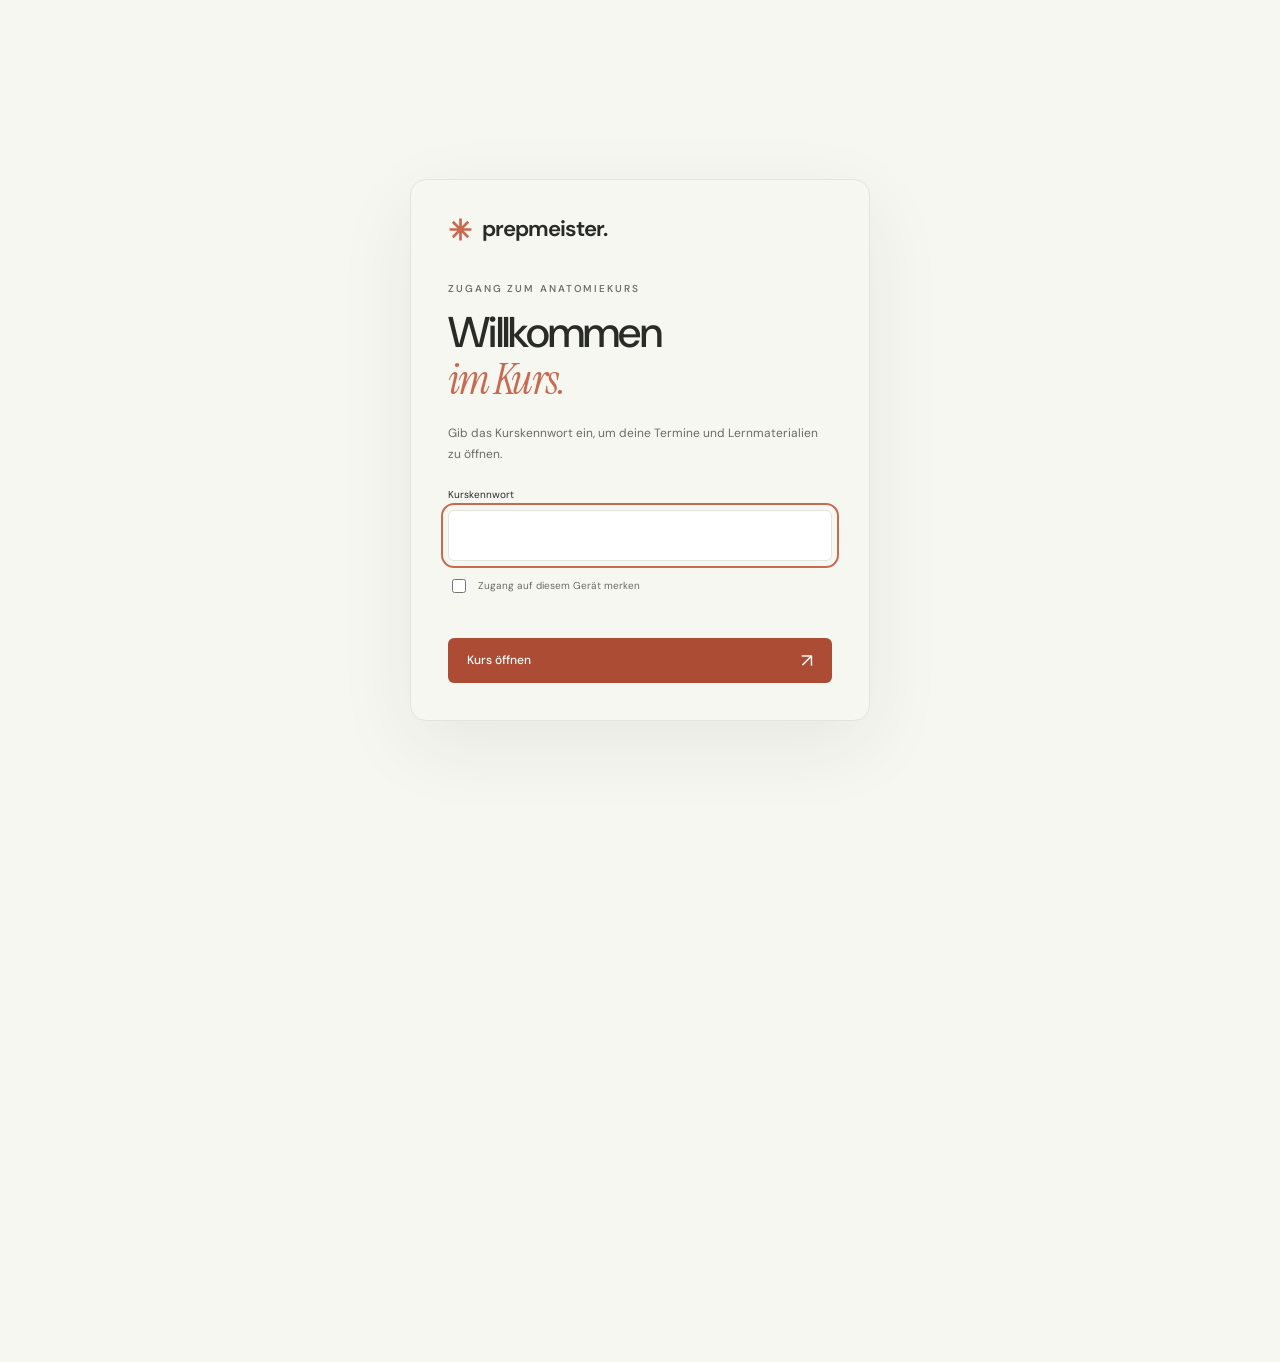
<file: index.html>
<!doctype html>
<html lang="de">
<head>
  <meta charset="utf-8">
  <meta name="viewport" content="width=device-width, initial-scale=1">
  <meta name="theme-color" content="#f7f7f2">
  <meta name="description" content="Prepmeister – Kurspläne, Ankündigungen und ergänzende Lernmaterialien für den Anatomiekurs Präparation.">
  <title>Prepmeister · Anatomie verstehen.</title>
  <link rel="icon" href="assets/favicon.svg" type="image/svg+xml">
  <link rel="stylesheet" href="styles.css">
  <script defer src="auth.js"></script>
  <script defer src="data.js"></script>
  <script defer src="priorities-data.js"></script>
  <script defer src="priorities.js"></script>
  <script defer src="diagrams.js"></script>
  <script defer src="app.js"></script>
</head>
<body class="access-locked">
  <a href="#main" class="skip-link" data-action="skip-main">Zum Inhalt springen</a>
  <header class="site-header">
    <div class="header-inner">
      <a class="brand" href="#start" aria-label="Prepmeister Startseite"><svg class="brand-symbol" viewBox="0 0 32 32" aria-hidden="true"><path d="M16 2v28M2 16h28M6.1 6.1l19.8 19.8M6.1 25.9 25.9 6.1"/></svg><span>prepmeister<span class="brand-dot">.</span></span></a>
      <nav class="course-nav" aria-label="Kurse">
        <a href="#kurs/bewegung/ablauf" data-nav="bewegung"><span>01</span> Bewegungsapparat</a>
        <a href="#kurs/kopf/ablauf" data-nav="kopf"><span>02</span> Kopf, Hals &amp; Thorax</a>
        <a href="#kurs/situs/ablauf" data-nav="situs"><span>03</span> Situs</a>
        <a href="#kurs/neuro/ablauf" data-nav="neuro" class="nav-muted">(Neuroanatomie)</a>
      </nav>
      <button class="menu-button icon-button" id="menuOpen" aria-label="Menü öffnen" aria-haspopup="dialog" aria-controls="menuDialog"><span></span><span></span><span></span></button>
    </div>
  </header>
  <main id="main" tabindex="-1"></main>
  <footer class="site-footer"><a class="footer-brand" href="#start">prepmeister.</a><span>Mit Neugier lernen. Mit Klarheit präparieren.</span><button data-action="imprint">Impressum &amp; Hinweise</button><span class="demo-label"><i></i> UI-Prototyp</span></footer>
  <dialog id="menuDialog" class="drawer" aria-labelledby="menuTitle"><div id="menuContent"></div></dialog>
  <dialog id="detailDialog" class="detail-dialog" aria-labelledby="dialogTitle"><button class="dialog-close icon-button" aria-label="Dialog schließen" data-action="close-dialog">×</button><div id="dialogContent"></div></dialog>
  <div class="toast" id="toast" role="status" aria-live="polite"></div>
  <div id="courseTransition" class="course-transition" role="status" aria-live="polite" aria-atomic="true" hidden></div>
  <dialog id="authDialog" class="auth-dialog" aria-labelledby="authTitle" aria-describedby="authDescription">
    <form id="authForm" class="auth-card">
      <div class="auth-brand"><svg class="brand-symbol" viewBox="0 0 32 32" aria-hidden="true"><path d="M16 2v28M2 16h28M6.1 6.1l19.8 19.8M6.1 25.9 25.9 6.1"/></svg><span>prepmeister.</span></div>
      <div class="eyebrow">ZUGANG ZUM ANATOMIEKURS</div>
      <h1 id="authTitle">Willkommen<br><em>im Kurs.</em></h1>
      <p id="authDescription">Gib das Kurskennwort ein, um deine Termine und Lernmaterialien zu öffnen.</p>
      <label class="auth-label" for="authPassword">Kurskennwort</label>
      <input id="authPassword" name="password" type="password" autocomplete="current-password" required autofocus aria-describedby="authError">
      <label class="auth-remember"><input id="rememberPassword" type="checkbox"><span>Zugang auf diesem Gerät merken</span></label>
      <p id="authError" class="auth-error" role="alert"></p>
      <button type="submit" class="button accent">Kurs öffnen <span class="arrow" aria-hidden="true">↗</span></button>
      <noscript><p class="auth-error">Bitte aktiviere JavaScript, um den Kurs zu öffnen.</p></noscript>
    </form>
  </dialog>
</body>
</html>
</file>
<file: styles.css>
@import url('https://fonts.googleapis.com/css2?family=DM+Sans:wght@400;450;500;550;600;650;700&family=Instrument+Serif:ital@0;1&display=swap');
:root{--bg:#f7f7f2;--surface:#fff;--soft:#f0f0e9;--ink:#282b26;--muted:#696d63;--line:#e3e4db;--accent:#c86950;--accent-dark:#ad4c35;--peach:#f4e6dd;--sage:#e8ebdf;--blue:#e7ebef;--radius:16px;--ease:cubic-bezier(.22,1,.36,1);font-family:'DM Sans',-apple-system,BlinkMacSystemFont,'Segoe UI',sans-serif;color-scheme:light}
:root[data-theme=dark]{--bg:#1c201c;--surface:#252a25;--soft:#30372e;--ink:#eff0e8;--muted:#b0b6a9;--line:#3a4237;--accent:#ed9b7d;--accent-dark:#f5b59a;--peach:#40342d;--sage:#303a2b;--blue:#2f3840;color-scheme:dark}
*{box-sizing:border-box}html{scroll-behavior:smooth;scroll-padding-top:106px}body{margin:0;background:var(--bg);color:var(--ink);font-size:14px;line-height:1.6;transition:background .3s,color .3s}body.modal-open{overflow:hidden}button,input,textarea{font:inherit}button,a,input,textarea{-webkit-tap-highlight-color:transparent}button{color:inherit;cursor:pointer}a{color:inherit;text-decoration:none}button{border:0}button:disabled{cursor:not-allowed}::selection{background:var(--peach);color:var(--accent-dark)}:focus-visible{outline:2px solid var(--accent);outline-offset:5px}button:focus:not(:focus-visible){outline:none}button,input,textarea,a{touch-action:manipulation}h1,h2,h3,h4,p{margin-top:0}h1,h2,h3,h4{font-weight:500;line-height:1.15;letter-spacing:-.04em}p{line-height:1.7}svg{display:block}em{font-family:'Instrument Serif',Georgia,serif;font-weight:400}button:active,.button:active{transform:scale(.975)}.skip-link{position:fixed;top:8px;left:20px;background:var(--ink);color:var(--bg);padding:10px 20px;z-index:100;transform:translateY(-160%)}.skip-link:focus{transform:translateY(0)}
.site-header{height:90px;border-bottom:1px solid var(--line);position:sticky;top:0;background:color-mix(in srgb,var(--bg) 92%,transparent);backdrop-filter:blur(20px);z-index:20}.header-inner{height:100%;max-width:1344px;margin:auto;padding:0 46px;display:flex;align-items:center;gap:42px}.brand{display:flex;align-items:center;gap:9px;font-size:25px;line-height:1;font-weight:650;letter-spacing:-1.3px;flex-shrink:0}.brand-symbol{width:29px;height:29px;stroke:var(--accent);stroke-width:3.4;transition:transform .7s var(--ease)}.brand:hover .brand-symbol{transform:rotate(90deg)}.brand-dot{color:var(--accent)}.course-nav{display:flex;align-items:center;justify-content:center;flex:1;gap:29px}.course-nav a{font-size:12px;letter-spacing:-.02em;white-space:nowrap;padding:33px 0;position:relative}.course-nav a span{font-size:9px;color:var(--muted);margin-right:4px}.course-nav a:after{content:'';position:absolute;bottom:20px;left:0;right:0;height:2px;background:var(--accent);transform:scaleX(0);transform-origin:left;transition:transform .3s var(--ease)}.course-nav a:hover:after,.course-nav a[aria-current=page]:after{transform:scaleX(1)}.nav-muted{color:var(--muted)}.icon-button{display:grid;place-content:center;width:39px;height:39px;border:1px solid var(--line);border-radius:50%;background:transparent;transition:background .2s,transform .2s}.icon-button:hover{background:var(--soft)}.menu-button{width:42px;height:42px;gap:4px;flex-shrink:0}.menu-button span{width:16px;height:1px;background:currentColor;display:block}.menu-button span:nth-child(2){width:12px;margin-left:4px;transition:width .2s}.menu-button:hover span:nth-child(2){width:16px;margin-left:0}
.shell{max-width:1252px;padding:0 46px;margin:auto}.page-enter{animation:pageIn .6s var(--ease) both}.eyebrow,.micro{font-size:10px;line-height:1.4;font-weight:550;letter-spacing:1.9px;text-transform:uppercase}.eyebrow{color:var(--muted)}.eyebrow .dot,.status-dot{display:inline-block;width:5px;height:5px;background:var(--accent);border-radius:50%;vertical-align:middle;margin-right:9px}.topline{display:flex;align-items:center;justify-content:space-between;padding-top:36px}.topline .right-note{display:flex;align-items:center;gap:8px;font-size:10px;letter-spacing:.4px;color:var(--muted)}.tiny-star{color:var(--accent);font-size:17px}.hero{display:grid;grid-template-columns:1.1fr 1fr;min-height:438px;align-items:center;gap:24px;padding:20px 0 30px}.hero-copy{position:relative;z-index:1;padding-bottom:8px}.hero-kicker{display:flex;align-items:center;gap:8px;color:var(--muted);font-size:12px;margin:0 0 18px}.hero-kicker span{width:22px;height:1px;background:var(--accent)}.hero h1{font-size:clamp(50px,5vw,72px);letter-spacing:-3.6px;line-height:1.05;margin:0 0 22px;max-width:600px}.hero h1 em{color:var(--accent);font-size:1.1em;line-height:.95}.hero-copy>p{max-width:375px;color:var(--muted);font-size:14px;line-height:1.8;margin-bottom:25px}.hero-actions{display:flex;align-items:center;gap:24px}.button{display:inline-flex;align-items:center;justify-content:center;gap:22px;min-height:45px;border-radius:6px;padding:11px 19px;background:var(--ink);color:var(--bg);font-size:12px;font-weight:500;transition:transform .25s var(--ease),background .2s,box-shadow .25s}.button:hover{box-shadow:0 6px 20px #252a251c;transform:translateY(-2px)}.button.accent{background:var(--accent-dark);color:#fff}.button.accent:hover{background:#96412f}.button.ghost{background:transparent;border:1px solid var(--line);color:var(--ink)}.text-link{display:inline-flex;align-items:center;gap:12px;font-size:12px;background:transparent;padding:4px 0}.text-link:hover{color:var(--accent)}.arrow{font-size:19px;font-weight:400;line-height:1}.hero-art{height:380px;position:relative;display:grid;place-items:center;isolation:isolate}.hero-art:before{content:'';position:absolute;width:320px;height:320px;max-width:90%;border-radius:50%;background:var(--peach);opacity:.4;z-index:-2}.orbit{position:absolute;width:337px;height:337px;border:1px solid color-mix(in srgb,var(--accent) 17%,transparent);border-radius:50%;transform:rotate(-22deg) scaleX(1.15);z-index:-1}.orbit:after{content:'';position:absolute;width:7px;height:7px;background:var(--accent);border:3px solid var(--bg);box-sizing:content-box;border-radius:50%;left:12px;top:75px}.hero-art img{width:370px;height:370px;object-fit:contain;mix-blend-mode:multiply;filter:saturate(.72);mask-image:radial-gradient(ellipse at 50% 50%,#000 48%,transparent 74%);animation:artIn 1.4s var(--ease) both}.hero-art .art-fallback{width:260px;height:350px}.hero-art .art-fallback svg{height:100%;width:100%}.art-caption{position:absolute;right:0;bottom:30px;font-size:9px;letter-spacing:1.9px;color:var(--muted);text-transform:uppercase;display:flex;align-items:center;gap:12px}.art-caption:before{content:'';height:1px;width:35px;background:var(--line)}.art-label{position:absolute;left:13px;top:52px;display:flex;gap:6px;align-items:center;font-size:9px;letter-spacing:1px;color:var(--muted);text-transform:uppercase}.art-label i{width:4px;height:4px;background:var(--accent);border-radius:50%}.art-number{position:absolute;right:12px;top:46px;color:var(--accent);font-family:'Instrument Serif',Georgia,serif;font-size:32px}
.news-section{border-top:1px solid var(--line);border-bottom:1px solid var(--line);padding:23px 0 19px;display:grid;grid-template-columns:180px 1fr;gap:40px}.section-label{font-size:12px;font-weight:550;margin:0}.section-label .mini{display:block;margin-top:6px;color:var(--muted);font-weight:400;font-size:10px}.news-row{display:grid;grid-template-columns:105px 1fr 30px;align-items:center;gap:22px}.news-date{font-size:10px;color:var(--muted);align-self:start;padding-top:3px}.news-date span{display:block;font-size:9px;letter-spacing:1px}.news-copy h3{font-size:13px;letter-spacing:-.01em;line-height:1.4;margin:0 0 5px}.news-copy h3 .new-tag{font-size:8px;font-weight:500;background:var(--peach);color:var(--accent-dark);border-radius:3px;padding:3px 5px;margin-left:7px;vertical-align:middle;letter-spacing:.4px}.news-copy p{font-size:11px;color:var(--muted);margin:0}.news-more{display:flex;justify-content:flex-end;margin-top:13px}.news-more button{font-size:10px;color:var(--muted);background:none;display:flex;align-items:center;gap:7px}.news-more svg{width:12px}.old-news{padding-top:20px;margin-top:20px;border-top:1px solid var(--line);animation:pageIn .35s var(--ease)}
.courses-section{padding:43px 0 50px}.section-top{display:flex;align-items:end;justify-content:space-between;margin-bottom:22px}.section-top h2{font-size:30px;margin:5px 0 0}.section-top>p{font-size:11px;color:var(--muted);margin:0}.section-number{font-size:9px;color:var(--accent);letter-spacing:1.5px;margin-right:8px}.course-grid{display:grid;grid-template-columns:repeat(4,1fr);gap:16px}.course-card{display:flex;flex-direction:column;position:relative;background:var(--surface);border:1px solid var(--line);border-radius:11px;min-height:244px;padding:20px;transition:transform .4s var(--ease),border-color .3s,box-shadow .3s;overflow:hidden}.course-card:hover{transform:translateY(-6px);border-color:color-mix(in srgb,var(--accent) 50%,var(--line));box-shadow:0 12px 30px #282b2607}.card-top{display:flex;justify-content:space-between;align-items:center}.course-index{font-size:10px;color:var(--muted)}.card-icon{width:60px;height:64px;margin:11px 0 19px;transition:transform .5s var(--ease)}.course-card:hover .card-icon{transform:rotate(-6deg) translateY(-2px)}.card-icon svg{width:100%;height:100%}.course-card h3{font-size:18px;letter-spacing:-.6px;margin:0 0 7px;line-height:1.22}.card-semester{font-size:10px;color:var(--muted);margin:0 0 15px}.card-bottom{display:flex;justify-content:space-between;align-items:center;margin-top:auto;padding-top:14px;border-top:1px solid var(--line);font-size:9px;color:var(--muted)}.card-bottom .arrow{color:var(--ink);font-size:18px}.pill{font-size:8px;line-height:1.4;display:inline-flex;align-items:center;gap:5px;padding:4px 7px;border-radius:4px;background:var(--sage);color:#58644d;letter-spacing:.3px;white-space:nowrap}.pill.peach{background:var(--peach);color:var(--accent-dark)}.pill.neutral{background:var(--soft);color:var(--muted)}.pill svg{width:10px;height:10px}.course-card.coming{background:transparent}.home-bottom{display:flex;align-items:center;gap:18px;border-top:1px solid var(--line);padding:26px 0 38px}.home-bottom .quote-mark{font-family:'Instrument Serif',Georgia,serif;font-size:44px;color:var(--accent);line-height:1}.home-bottom p{font-size:13px;margin:0}.home-bottom span:last-child{font-size:10px;color:var(--muted);margin-left:auto}.site-footer{max-width:1160px;margin:0 auto;padding:23px 0;border-top:1px solid var(--line);display:flex;align-items:center;gap:26px;color:var(--muted);font-size:9px}.footer-brand{font-weight:650;font-size:15px;letter-spacing:-.6px;color:var(--ink)}.site-footer button{background:transparent;color:var(--muted);margin-left:auto;font-size:9px}.demo-label{display:flex;align-items:center;gap:6px}.demo-label i{width:4px;height:4px;background:var(--accent);border-radius:50%}
.breadcrumb{display:flex;gap:9px;align-items:center;padding-top:29px;font-size:10px;color:var(--muted)}.breadcrumb a:hover{color:var(--accent)}.course-heading{display:flex;align-items:flex-end;justify-content:space-between;padding:34px 0 31px;gap:20px}.course-heading h1{font-size:48px;margin:12px 0 12px;letter-spacing:-2px}.course-heading h1 em{color:var(--accent);font-size:1.08em}.course-heading p{margin:0;color:var(--muted);font-size:12px}.course-summary{display:flex;gap:24px;flex-shrink:0;padding-bottom:3px}.course-summary>div{border-left:1px solid var(--line);padding-left:22px}.course-summary strong{display:block;font-size:26px;line-height:1.1;font-weight:450;letter-spacing:-1px}.course-summary span{font-size:9px;color:var(--muted)}.widget-tabs{display:flex;gap:7px;overflow:auto;scrollbar-width:none;padding:14px 0;border-top:1px solid var(--line);border-bottom:1px solid var(--line)}.widget-tabs::-webkit-scrollbar{display:none}.widget-tab{display:flex;align-items:center;gap:8px;background:none;white-space:nowrap;border-radius:6px;padding:10px 13px;font-size:11px;transition:background .2s,color .2s}.widget-tab svg{width:14px;height:14px;stroke-width:1.5}.widget-tab:hover{background:var(--soft)}.widget-tab[aria-current=page]{background:var(--ink);color:var(--bg)}.widget-tab .tab-tag{font-size:7px;letter-spacing:.2px;color:var(--accent);background:var(--peach);padding:2px 4px;border-radius:3px}.widget-content{padding:34px 0 58px;min-height:500px;animation:pageIn .5s var(--ease)}.widget-heading{display:flex;justify-content:space-between;gap:20px;align-items:center;margin-bottom:24px}.widget-heading h2{font-size:25px;margin:0 0 7px}.widget-heading p{font-size:12px;color:var(--muted);margin:0}.tools{display:flex;gap:9px;align-items:center;flex-wrap:wrap}.tool-button{background:var(--surface);border:1px solid var(--line);padding:8px 12px;border-radius:5px;display:inline-flex;gap:7px;align-items:center;font-size:10px}.tool-button:hover{border-color:var(--accent)}.tool-button svg{width:12px;height:12px}.help-note{background:var(--soft);border-radius:6px;padding:11px 14px;font-size:10px;color:var(--muted);margin-bottom:24px;display:flex;align-items:center;gap:9px}.help-note svg{width:14px;flex-shrink:0}.timeline-card{background:var(--surface);border:1px solid var(--line);border-radius:12px;overflow:hidden}.timeline-top{display:flex;align-items:center;justify-content:space-between;padding:20px 24px;border-bottom:1px solid var(--line)}.timeline-top h3{font-size:13px;letter-spacing:0;margin:0}.timeline-top span{font-size:10px;color:var(--muted)}.ruler-scroll{overflow:auto;padding:0 24px;scrollbar-width:thin;scrollbar-color:var(--line) transparent}.ruler{display:flex;position:relative;min-width:100%;padding:31px 0 16px;width:max-content;gap:0}.ruler:before{content:'';position:absolute;left:0;right:0;top:62px;height:11px;background:repeating-linear-gradient(90deg,var(--line) 0,var(--line) 1px,transparent 1px,transparent 10px);border-top:1px solid var(--line)}.ruler-day{position:relative;width:96px;flex-shrink:0;height:102px;display:flex;flex-direction:column;align-items:center;padding:0;background:none}.ruler-day .today-label{position:absolute;top:-20px;background:var(--accent);color:#fff;font-size:7px;letter-spacing:.8px;padding:2px 6px;border-radius:3px}.ruler-day .day-code{font-size:9px;color:var(--muted);margin:0 0 16px}.ruler-day .tick{height:30px;width:2px;background:var(--line);position:relative;z-index:1;margin:0 0 11px;transition:height .3s,background .3s,transform .3s}.ruler-day:hover .tick,.ruler-day[aria-pressed=true] .tick{background:var(--accent);transform:scaleY(1.2)}.ruler-day[aria-pressed=true] .tick:before{content:'';position:absolute;top:-3px;left:-3px;width:8px;height:8px;border-radius:50%;background:var(--accent)}.ruler-day .day-date{font-size:10px;white-space:nowrap;line-height:1.2}.ruler-day .day-month{font-size:8px;color:var(--muted);margin-top:4px}.ruler-day[aria-pressed=true] .day-date{color:var(--accent);font-weight:600}.ruler-day.reserve{opacity:.65}.timeline-tip{padding:0 24px 18px;text-align:right;font-size:9px;color:var(--muted)}.session-detail{display:grid;grid-template-columns:210px 1fr;border-top:1px solid var(--line);animation:pageIn .3s var(--ease)}.session-date{padding:28px;border-right:1px solid var(--line);background:var(--soft)}.session-date .date-large{font-family:'Instrument Serif',Georgia,serif;font-size:62px;line-height:1.1}.session-date .date-month{font-size:11px;color:var(--muted);margin:7px 0 20px}.session-date .code-label{font-size:10px;color:var(--accent)}.session-info{padding:28px 32px}.session-info h3{font-size:26px;margin:10px 0 13px}.session-info p{font-size:12px;color:var(--muted);max-width:640px;margin:0 0 18px}.session-tags{display:flex;gap:6px;flex-wrap:wrap;margin-bottom:20px}.session-tags span{padding:4px 8px;background:var(--soft);font-size:9px;border-radius:4px;color:var(--muted)}.session-actions{display:flex;align-items:center;gap:18px}.progress-line{height:3px;background:var(--line);border-radius:10px;overflow:hidden;flex:1;max-width:140px}.progress-line>span{height:100%;display:block;background:var(--accent);transition:width .4s var(--ease)}.progress-caption{font-size:9px;color:var(--muted)}
.groups-layout{display:grid;grid-template-columns:1fr 1fr;gap:30px}.anatomy-stage{min-height:480px;border:1px solid var(--line);border-radius:12px;background:var(--surface);position:relative;display:flex;align-items:center;justify-content:center;overflow:hidden}.anatomy-stage>svg{width:90%;height:435px;overflow:visible}.stage-note{position:absolute;left:20px;bottom:16px;font-size:9px;color:var(--muted);display:flex;align-items:center;gap:7px}.stage-note span{width:5px;height:5px;border-radius:50%;background:var(--accent)}.anatomy-stage [data-area],.anatomy-stage [data-foramen]{cursor:pointer;outline:none;transition:filter .3s,opacity .3s}.anatomy-stage [data-area]:hover,.anatomy-stage [data-area]:focus-visible,.anatomy-stage [data-area].selected{filter:drop-shadow(0 0 5px #c8695070)}.anatomy-stage .head-left,.anatomy-stage .head-right,.anatomy-stage .ribs,.anatomy-stage .heart,.anatomy-stage .lung-left,.anatomy-stage .lung-right{transition:transform .85s var(--ease);transform-box:fill-box;transform-origin:center}.anatomy-stage.exploded .head-left{transform:translate(-12px,-8px) rotate(-5deg)}.anatomy-stage.exploded .head-right{transform:translate(12px,-8px) rotate(5deg)}.anatomy-stage.exploded .ribs{transform:translate(0,12px) scale(1.06)}.anatomy-stage.exploded .lung-left{transform:translate(-35px,8px) rotate(-7deg)}.anatomy-stage.exploded .lung-right{transform:translate(35px,8px) rotate(7deg)}.anatomy-stage.exploded .heart{transform:translate(0,-6px) scale(1.12)}.segmented{display:flex;background:var(--soft);border-radius:7px;padding:4px;gap:3px;width:max-content}.segmented button{padding:8px 18px;background:none;border-radius:5px;font-size:10px;transition:background .2s,box-shadow .2s}.segmented button[aria-pressed=true]{background:var(--surface);box-shadow:0 2px 5px #282b2609}.group-cards{margin-top:17px;display:grid;gap:10px}.group-card{padding:17px 19px;background:var(--surface);border:1px solid var(--line);border-radius:8px;transition:border-color .25s,background .25s}.group-card.active{border-color:var(--accent);background:color-mix(in srgb,var(--peach) 28%,var(--surface))}.group-card-title{display:flex;align-items:center;justify-content:space-between;text-align:left;background:none;padding:0;width:100%;font-size:13px}.group-card-title>span:last-child{font-size:9px;color:var(--muted)}.group-card .group-detail{padding-top:13px;animation:pageIn .3s var(--ease)}.group-card p{font-size:10px;color:var(--muted);margin:0 0 12px}.avatars{display:flex;gap:5px;align-items:center}.avatar{width:26px;height:26px;background:var(--peach);color:var(--accent-dark);border:2px solid var(--surface);display:grid;place-items:center;border-radius:50%;font-size:8px}.avatars .names{margin-left:6px;font-size:9px;color:var(--muted)}.group-label{font-size:9px;color:var(--muted);margin:15px 0}.search-input{width:100%;max-width:410px;border:1px solid var(--line);border-radius:6px;padding:11px 14px;background:var(--surface);color:var(--ink);font-size:12px}.search-input::placeholder{color:var(--muted)}.checklist-section{border:1px solid var(--line);background:var(--surface);border-radius:10px;margin-top:16px;overflow:hidden}.checklist-section>summary{list-style:none;padding:19px 23px;font-size:16px;letter-spacing:-.3px;cursor:pointer;display:flex;align-items:center;justify-content:space-between}.checklist-section>summary:after{content:'+';font-size:20px;color:var(--muted)}.checklist-section[open]>summary:after{content:'−'}.checklist-section[open]>summary{border-bottom:1px solid var(--line)}.checklist-section>div{padding:10px 23px 22px}.checklist-section h4{font-size:12px;margin:22px 0 7px;letter-spacing:0;color:var(--accent)}.check-row{display:flex;align-items:flex-start;gap:12px;cursor:pointer;font-size:12px;line-height:1.7;padding:11px 0;border-bottom:1px solid var(--line)}.check-row:last-child{border-bottom:0}.check-row input{width:15px;height:15px;margin:3px 0 0;flex-shrink:0;accent-color:var(--accent);cursor:pointer}.check-row:has(input:checked) span{color:var(--muted);text-decoration:line-through;text-decoration-color:var(--line)}.check-row span{transition:color .2s}.empty-state{text-align:center;padding:60px 20px;color:var(--muted)}.empty-state h3{color:var(--ink);font-size:22px}.content-grid{display:grid;grid-template-columns:repeat(3,1fr);gap:17px}.flashcard{border:0;background:none;padding:0;min-height:230px;perspective:1200px;text-align:left}.flashcard-inner{display:block;position:relative;min-height:230px;height:100%;transform-style:preserve-3d;transition:transform .65s var(--ease)}.flashcard.flipped .flashcard-inner{transform:rotateY(180deg)}.flash-face{position:absolute;inset:0;display:flex;flex-direction:column;justify-content:space-between;padding:22px;border-radius:10px;border:1px solid var(--line);background:var(--surface);backface-visibility:hidden;overflow:auto}.flash-face h3{font-size:19px;margin:15px 0}.flash-face .micro{font-size:8px;letter-spacing:1px;color:var(--muted)}.flash-face .flip-note{font-size:9px;color:var(--muted);display:flex;justify-content:space-between}.flash-back{transform:rotateY(180deg);background:var(--ink);color:var(--bg)}.flash-back .micro,.flash-back .flip-note{color:color-mix(in srgb,var(--bg) 70%,transparent)}.flash-back ul{padding-left:14px;font-size:11px;line-height:1.6;margin:15px 0}.flash-back h3{font-size:16px;margin:8px 0}.expectation{background:var(--surface);border:1px solid var(--line);border-radius:10px;padding:30px 36px;max-width:900px}.expectation p{font-size:12px;margin:0 0 13px;white-space:pre-wrap}.expectation p:first-child{font-weight:600;font-size:20px}.expectation mark{background:var(--peach);color:var(--ink);border-radius:3px;padding:1px 3px}.expectation small{display:block;color:var(--accent);font-size:10px;line-height:1.5;margin-top:4px}.exam-card{border:1px solid var(--line);border-radius:10px;background:var(--surface);padding:26px;text-align:left;min-height:185px;display:flex;flex-direction:column;transition:transform .3s var(--ease),border-color .3s}.exam-card:hover{transform:translateY(-4px);border-color:var(--accent)}.exam-card h3{font-size:22px;margin:18px 0 10px}.exam-card p{font-size:11px;color:var(--muted);margin:0}.exam-card .arrow{align-self:flex-end;margin-top:auto}.exam-panel,.quiz-panel{max-width:800px;margin:auto;background:var(--surface);border:1px solid var(--line);border-radius:12px;padding:30px}.exam-panel h3{font-size:26px;margin:25px 0}.exam-panel textarea{width:100%;min-height:160px;resize:vertical;border:1px solid var(--line);border-radius:7px;background:var(--bg);padding:16px;color:var(--ink);font-size:12px;line-height:1.7}.answer-key{margin:20px 0;padding:20px;border-radius:7px;background:var(--sage);font-size:12px;line-height:1.7;animation:pageIn .3s var(--ease)}.answer-key h4{font-size:11px;letter-spacing:0;margin-bottom:9px}.exam-bottom{display:flex;justify-content:space-between;align-items:center;margin-top:22px}.nerve-grid{display:grid;grid-template-columns:repeat(4,1fr);gap:12px;margin-bottom:28px}.nerve-card{background:var(--surface);border:1px solid var(--line);border-radius:9px;padding:19px;text-align:left;transition:transform .3s,border-color .3s}.nerve-card:hover{transform:translateY(-3px);border-color:var(--accent)}.nerve-card .roman{font-family:'Instrument Serif',Georgia,serif;color:var(--accent);font-size:34px;line-height:1.2}.nerve-card h3{font-size:13px;letter-spacing:-.2px;margin:13px 0 8px}.nerve-card p{font-size:9px;color:var(--muted);margin:0}.quiz-panel .question-number{color:var(--muted);font-size:10px;display:flex;justify-content:space-between}.quiz-panel h3{font-size:25px;line-height:1.4;margin:25px 0}.quiz-options{display:grid;gap:10px}.quiz-option{border:1px solid var(--line);padding:15px 17px;border-radius:7px;background:transparent;display:flex;align-items:flex-start;gap:13px;text-align:left;font-size:12px;line-height:1.5}.quiz-option .option-letter{display:grid;place-items:center;width:21px;height:21px;border:1px solid var(--line);border-radius:4px;font-size:9px;flex-shrink:0}.quiz-option:not(:disabled):hover{border-color:var(--accent);background:var(--peach)}.quiz-option.correct{background:var(--sage);border-color:#9ba78a}.quiz-option.wrong{background:var(--peach);border-color:var(--accent)}.quiz-feedback{padding:20px 0;font-size:12px;color:var(--muted)}.quiz-feedback strong{color:var(--ink)}.quiz-footer{display:flex;align-items:center;justify-content:space-between;margin-top:24px}.quiz-footer span{font-size:10px;color:var(--muted)}.sources{font-size:9px;color:var(--muted);margin:25px 0 0;padding-top:18px;border-top:1px solid var(--line);line-height:1.9}.sources a{color:var(--accent);text-decoration:underline;text-underline-offset:2px;margin-right:13px}.skull-layout{display:grid;grid-template-columns:1.1fr 1fr;gap:24px}.foramen-list{display:grid;gap:7px}.foramen-button{padding:12px 15px;border:1px solid var(--line);border-radius:6px;background:var(--surface);font-size:11px;text-align:left;display:flex;justify-content:space-between}.foramen-button.active{border-color:var(--accent);background:var(--peach)}.foramen-detail{margin-top:16px;padding:20px;background:var(--surface);border:1px solid var(--line);border-radius:8px}.foramen-detail h3{font-size:21px;margin:0 0 12px}.foramen-detail p,.foramen-detail li{font-size:11px;color:var(--muted);line-height:1.7}.foramen-detail ul{padding-left:17px}.foramen-detail .button{margin-top:10px}.upcoming-grid{display:grid;grid-template-columns:repeat(3,1fr);gap:17px}.locked-card{padding:28px;background:var(--soft);border:1px solid var(--line);border-radius:11px}.locked-card>svg{width:22px;color:var(--muted);margin:12px 0 25px}.locked-card h3{font-size:21px;margin:0 0 12px}.locked-card p{font-size:12px;color:var(--muted);margin:0 0 23px}.course-empty{padding:60px 0;text-align:center;max-width:550px;margin:auto}.course-empty .card-icon{margin:0 auto 28px;width:95px;height:95px}.course-empty h2{font-size:35px}.course-empty p{color:var(--muted);font-size:13px}.folder-list{display:grid;gap:8px}.folder-item{padding:15px;border:1px solid var(--line);border-radius:6px;display:flex;align-items:center;justify-content:space-between;text-align:left;background:var(--surface);font-size:12px}.folder-item span{color:var(--muted);font-size:10px}.folder-item:hover{border-color:var(--accent)}
dialog{color:var(--ink);background:var(--surface);border:1px solid var(--line)}dialog::backdrop{background:#19201855;backdrop-filter:blur(5px);animation:fadeIn .25s}.drawer{position:fixed;left:auto;right:0;top:0;bottom:0;height:100dvh;max-height:100dvh;width:385px;max-width:92vw;margin:0;border:0;border-left:1px solid var(--line);padding:28px 28px 24px;background:var(--bg);border-radius:0;animation:drawerIn .45s var(--ease);overflow:auto}.drawer-top{display:flex;align-items:center;justify-content:space-between;margin-bottom:37px}.drawer-top h2{font-size:23px;margin:0}.drawer-label{font-size:9px;letter-spacing:1.8px;text-transform:uppercase;color:var(--muted);margin:25px 0 10px}.drawer-link{display:flex;align-items:center;gap:12px;border-bottom:1px solid var(--line);padding:14px 0;font-size:12px;width:100%;background:transparent;text-align:left}.drawer-link svg{width:16px;color:var(--muted)}.drawer-link .drawer-number{color:var(--accent);font-size:10px;width:16px}.drawer-link .arrow{margin-left:auto;color:var(--muted);font-size:16px}.drawer-link.active{color:var(--accent)}.drawer-settings{margin-top:23px}.setting-row{display:flex;align-items:center;justify-content:space-between;padding:12px 0;font-size:11px}.switch{width:32px;height:19px;border-radius:20px;background:var(--line);padding:3px;transition:background .2s}.switch:after{content:'';display:block;width:13px;height:13px;background:var(--surface);border-radius:50%;box-shadow:0 1px 3px #0002;transition:transform .25s var(--ease)}.switch[aria-checked=true]{background:var(--accent)}.switch[aria-checked=true]:after{transform:translateX(13px)}.drawer-note{font-size:9px;line-height:1.6;color:var(--muted);padding-top:18px;margin-top:18px;border-top:1px solid var(--line)}.detail-dialog{width:min(760px,calc(100vw - 32px));max-height:86dvh;padding:36px;border-radius:14px;animation:modalIn .4s var(--ease);overflow:auto;overscroll-behavior:contain}.dialog-close{position:absolute;right:18px;top:18px;font-size:22px;width:30px;height:30px;z-index:1}.detail-dialog h2{font-size:30px;line-height:1.2;margin:15px 25px 22px 0}.dialog-subtitle{color:var(--muted);font-size:12px}.detail-dialog h3{font-size:16px;letter-spacing:-.2px;margin:25px 0 10px}.detail-dialog p,.detail-dialog li{font-size:12px;line-height:1.8}.detail-dialog ul{padding-left:18px}.dialog-info{border:1px solid var(--line);background:var(--soft);padding:16px 20px;border-radius:7px;margin:20px 0;font-size:12px}.detail-dialog .check-row{font-size:12px}.toast{position:fixed;bottom:25px;left:50%;transform:translate(-50%,20px);padding:12px 20px;border:1px solid var(--line);border-radius:8px;background:var(--ink);color:var(--bg);font-size:11px;box-shadow:0 8px 30px #0002;opacity:0;pointer-events:none;transition:opacity .25s,transform .35s var(--ease);z-index:70;max-width:90vw;text-align:center}.toast.visible{opacity:1;transform:translate(-50%,0)}.stat-inline{font-size:11px;color:var(--accent)}.tag-row{display:flex;gap:7px;flex-wrap:wrap;margin-top:15px}.definition-list{margin:20px 0}.definition-list>div{padding:12px 0;border-bottom:1px solid var(--line)}.definition-list dt{font-size:9px;letter-spacing:1px;text-transform:uppercase;color:var(--accent);margin-bottom:5px}.definition-list dd{font-size:12px;line-height:1.7;margin:0}.result-number{font-family:'Instrument Serif',Georgia,serif;font-size:84px;color:var(--accent);line-height:1.2}.quiz-result{text-align:center;padding:25px}.quiz-result h3{margin:15px 0}.quiz-result p{font-size:12px;color:var(--muted)}.notes-area{font-size:11px;padding:14px;border:1px solid var(--line);background:var(--bg);color:var(--ink);width:100%;min-height:100px;resize:vertical;border-radius:6px}.local-caption{font-size:9px;color:var(--muted);margin-top:6px}.search-empty{font-size:12px;color:var(--muted);padding:30px 0}.selected-hole{fill:var(--accent)!important}.sr-only{position:absolute;width:1px;height:1px;padding:0;margin:-1px;overflow:hidden;clip:rect(0,0,0,0);white-space:nowrap;border:0}
@keyframes pageIn{from{opacity:0;transform:translateY(12px)}to{opacity:1;transform:translateY(0)}}@keyframes artIn{from{opacity:0;transform:translateY(15px) rotate(3deg)}to{opacity:1;transform:translateY(0) rotate(0)}}@keyframes drawerIn{from{transform:translateX(100%)}to{transform:translateX(0)}}@keyframes modalIn{from{opacity:0;transform:translateY(20px) scale(.98)}to{opacity:1;transform:translateY(0) scale(1)}}@keyframes fadeIn{from{opacity:0}to{opacity:1}}
@media(min-width:1500px){.hero{min-height:480px}.hero-art{height:410px}.hero-art img{height:410px;width:410px}.hero h1{font-size:76px}}
@media(max-width:1150px){.header-inner{gap:25px;padding:0 30px}.course-nav{gap:18px}.course-nav a{font-size:10px}.shell{padding:0 35px}.site-footer{margin:0 35px}.brand{font-size:23px}.hero h1{font-size:61px}.hero-art img{width:340px;height:340px}.course-card{padding:17px}.course-card h3{font-size:16px}.course-heading h1{font-size:43px}.widget-tab{font-size:10px;padding:9px}.groups-layout{gap:20px}}
@media(max-width:880px){.course-nav{gap:17px;justify-content:flex-end}.course-nav a{font-size:10px}.course-nav a span{display:none}.course-nav a.nav-muted{display:none}.header-inner{gap:20px}.brand{font-size:22px}.hero h1{font-size:53px;letter-spacing:-2.5px}.hero-art img{width:300px;height:340px}.hero-art:before,.orbit{width:260px;height:260px}.art-label{left:0;font-size:8px}.art-number{right:0}.hero{gap:0;min-height:420px}.hero-actions{gap:18px}.hero-actions .text-link{font-size:10px}.news-section{grid-template-columns:140px 1fr;gap:20px}.news-row{grid-template-columns:75px 1fr 25px;gap:14px}.course-grid{grid-template-columns:repeat(2,1fr)}.course-card{min-height:220px}.course-heading{align-items:start}.course-summary{gap:12px;padding-top:18px}.course-summary>div{padding-left:13px}.course-summary strong{font-size:23px}.content-grid{grid-template-columns:repeat(2,1fr)}.nerve-grid{grid-template-columns:repeat(3,1fr)}.groups-layout{grid-template-columns:1fr 1fr}.anatomy-stage{min-height:440px}.anatomy-stage>svg{height:390px}.skull-layout{grid-template-columns:1fr 1fr}.session-detail{grid-template-columns:150px 1fr}.session-date{padding:25px 20px}.session-info{padding:25px}.upcoming-grid{grid-template-columns:1fr}.site-footer{gap:15px}.site-footer>span:nth-child(2){display:none}}
@media(max-width:640px){.site-header{height:72px}.header-inner{padding:0 22px;justify-content:space-between}.brand{font-size:23px}.brand-symbol{width:25px;height:25px}.course-nav{display:none}.shell{padding:0 23px}.topline{padding-top:26px}.topline .right-note{font-size:8px}.eyebrow,.micro{font-size:8px;letter-spacing:1.4px}.hero{grid-template-columns:1fr;padding:37px 0 25px;gap:0}.hero-copy{padding:0}.hero-kicker{font-size:11px;margin-bottom:17px}.hero h1{font-size:54px;letter-spacing:-2.9px;max-width:360px;margin-bottom:21px}.hero-copy>p{font-size:12px;max-width:310px;line-height:1.8;margin-bottom:23px}.hero-actions{gap:20px}.hero-actions .text-link{font-size:11px}.button{font-size:11px;min-height:43px;padding:10px 16px;gap:18px}.hero-art{height:285px;margin-top:15px}.hero-art img{width:300px;height:300px}.hero-art:before{width:235px;height:235px}.orbit{width:245px;height:245px}.art-caption{right:0;bottom:20px;font-size:7px}.art-label{left:10px;top:45px;font-size:7px}.art-number{right:20px;top:18px;font-size:27px}.news-section{padding:21px 0;grid-template-columns:1fr;gap:20px}.section-label .mini{display:inline;margin-left:8px}.news-row{grid-template-columns:60px 1fr 22px;gap:12px}.news-date{font-size:9px}.news-copy h3{font-size:12px;line-height:1.6}.news-copy h3 .new-tag{font-size:7px}.news-copy p{font-size:10px}.news-more{margin-top:15px}.courses-section{padding:32px 0}.section-top{gap:15px;margin-bottom:18px;align-items:center}.section-top h2{font-size:27px}.section-top>p{font-size:9px;max-width:110px;text-align:right}.course-grid{gap:10px}.course-card{padding:14px;min-height:230px;border-radius:9px}.course-card h3{font-size:16px;line-height:1.25}.card-icon{width:49px;height:54px;margin:12px 0 18px}.card-semester{font-size:9px}.card-bottom{font-size:8px;gap:5px}.pill{font-size:7px;padding:3px 5px}.home-bottom{padding:23px 0;gap:13px}.home-bottom p{font-size:11px}.home-bottom span:last-child{display:none}.site-footer{margin:0 23px;font-size:8px;padding:22px 0;gap:12px;flex-wrap:wrap}.footer-brand{font-size:14px}.site-footer button{font-size:8px}.demo-label{font-size:8px}.breadcrumb{padding-top:21px;font-size:9px}.course-heading{padding:25px 0;display:block}.course-heading h1{font-size:37px;letter-spacing:-1.7px}.course-heading p{font-size:11px}.course-summary{padding:24px 0 0;gap:26px}.course-summary>div{border:0;padding:0}.course-summary strong{font-size:23px}.widget-tabs{gap:4px;padding:10px 0;margin-right:-23px;padding-right:23px}.widget-tab{padding:9px 10px;font-size:10px}.widget-content{padding:25px 0 36px}.widget-heading{align-items:flex-start;flex-direction:column;gap:16px;margin-bottom:20px}.widget-heading h2{font-size:23px}.widget-heading p{font-size:11px}.timeline-top{padding:16px;gap:10px}.timeline-top h3{font-size:11px}.timeline-top span{font-size:8px}.ruler-scroll{padding:0 16px}.ruler-day{width:88px}.timeline-tip{padding:0 15px 15px;font-size:8px}.session-detail{grid-template-columns:1fr}.session-date{padding:16px 19px;border-right:0;border-bottom:1px solid var(--line);display:flex;gap:8px;align-items:baseline}.session-date .date-large{font-family:inherit;font-size:23px}.session-date .date-month{margin:0;font-size:10px}.session-date .code-label{margin-left:auto;font-size:9px}.session-info{padding:20px}.session-info h3{font-size:23px}.session-info p{font-size:11px}.session-actions{gap:12px;flex-wrap:wrap}.progress-line{max-width:90px}.groups-layout,.skull-layout{grid-template-columns:1fr}.anatomy-stage{min-height:380px}.anatomy-stage>svg{height:350px}.group-cards{margin-top:14px}.content-grid{grid-template-columns:1fr}.flashcard,.flashcard-inner{min-height:225px}.expectation{padding:22px}.expectation p{font-size:11px}.nerve-grid{grid-template-columns:repeat(2,1fr);gap:9px}.nerve-card{padding:15px}.nerve-card h3{font-size:12px}.nerve-card p{font-size:9px}.quiz-panel,.exam-panel{padding:22px 18px}.quiz-panel h3,.exam-panel h3{font-size:22px;margin:22px 0}.quiz-option{padding:12px;font-size:11px}.quiz-footer{gap:12px}.quiz-footer span{font-size:9px}.detail-dialog{padding:28px 22px;max-height:90dvh;border-radius:12px}.detail-dialog h2{font-size:26px}.detail-dialog p,.detail-dialog li{font-size:11px}.drawer{padding:25px}.checklist-section>summary{padding:16px;font-size:15px}.checklist-section>div{padding:6px 16px 18px}.check-row{font-size:11px}.help-note{font-size:9px;align-items:flex-start}.expectation p:first-child{font-size:18px}}
.button svg{width:16px;height:16px;flex-shrink:0}.icon-button svg{width:15px;height:15px}.text-link svg{width:14px;height:14px}.course-card,.nerve-card{min-width:0}.course-card h3,.nerve-card h3{overflow-wrap:anywhere}.hero h1{font-size:clamp(48px,4.5vw,65px)}
@media(min-width:1500px){.hero h1{font-size:68px}}
@media(max-width:880px){.hero h1{font-size:53px}}
@media(max-width:640px){.hero h1{font-size:54px}}
@media(max-width:360px){.course-grid{grid-template-columns:1fr}.course-card{min-height:210px}.hero h1{font-size:45px}.hero-actions{gap:14px}.hero-actions .text-link{font-size:9px}.topline .right-note{display:none}.hero-art img{max-width:100%}.art-number{right:0}.art-label{left:0}.nerve-card{padding:13px}.drawer{padding:22px}.site-footer .demo-label{display:none}.session-actions .button{width:100%;justify-content:space-between}}
@media(prefers-reduced-motion:reduce){*,*:before,*:after{animation-duration:.01ms!important;transition-duration:.01ms!important;scroll-behavior:auto!important}html{scroll-behavior:auto}.course-card:hover,.nerve-card:hover,.exam-card:hover{transform:none}}

:root[data-theme=dark] .button.accent{background:var(--accent);color:#282b26}:root[data-theme=dark] .button.accent:hover{background:var(--accent-dark)}:root[data-theme=dark] .hero-art img{mix-blend-mode:normal;opacity:.9}

.drawer-top{position:sticky;top:0;padding:12px 0;background:var(--bg);z-index:2;margin-top:-12px;margin-bottom:25px}

.hero-art{overflow:clip}
html{scrollbar-gutter:stable}
.access-locked{overflow:hidden}
.access-locked .site-header,.access-locked main,.access-locked .site-footer{visibility:hidden;pointer-events:none}
.auth-dialog{width:min(460px,calc(100vw - 36px));padding:0;border-radius:16px;background:var(--bg);max-height:calc(100dvh - 36px);box-shadow:0 24px 80px #282b2612}
.auth-dialog::backdrop{background:var(--bg);backdrop-filter:none}
.auth-card{padding:37px}
.auth-brand{display:flex;align-items:center;gap:9px;font-size:22px;line-height:1;letter-spacing:-1px;font-weight:650;margin-bottom:40px}
.auth-brand svg{width:25px;height:25px}
.auth-card h1{font-size:43px;line-height:1.1;margin:13px 0 20px;letter-spacing:-1.7px}
.auth-card h1 em{color:var(--accent)}
.auth-card>p{font-size:12px;color:var(--muted);margin-bottom:23px}
.auth-label{display:block;font-size:10px;margin-bottom:7px}
.auth-card>input{width:100%;border:1px solid var(--line);border-radius:6px;background:var(--surface);padding:12px 14px;font-size:16px;color:var(--ink);min-height:46px}
.auth-card>input[aria-invalid=true]{border-color:var(--accent-dark)}
.auth-remember{display:flex;align-items:center;gap:9px;margin-top:15px;font-size:10px;cursor:pointer;color:var(--muted)}
.auth-remember input{width:14px;height:14px;accent-color:var(--accent)}
.auth-card .auth-error{font-size:11px;line-height:1.6;min-height:18px;margin:12px 0;color:var(--accent-dark)}
.auth-card>.button{width:100%;justify-content:space-between;min-height:45px}
@media(max-width:640px){.auth-card{padding:29px}.auth-brand{margin-bottom:29px}.auth-card h1{font-size:39px}}
.hero-kicker-link{width:max-content;max-width:100%;padding:5px 0;transition:color .2s}
.hero-kicker-link:hover{color:var(--accent-dark)}
.hero-kicker-link svg{width:14px;height:14px;margin-left:3px;flex-shrink:0;transition:transform .25s var(--ease)}
.hero-kicker-link:hover svg{transform:translate(2px,-2px)}
.prep-room-page{padding-bottom:55px}
.prep-room-heading{padding:42px 0 36px;border-bottom:1px solid var(--line);margin-bottom:35px}
.prep-room-heading h1{font-size:52px;letter-spacing:-2px;line-height:1.08;margin:15px 0 23px}
.prep-room-heading h1 em{color:var(--accent)}
.prep-room-heading>p{font-size:15px;color:var(--muted);line-height:1.8;margin:0;max-width:650px}
.prep-room-layout{display:grid;grid-template-columns:minmax(0,1.55fr) minmax(0,1fr);gap:74px;align-items:start}
.ethical-copy>p{font-size:14px;line-height:1.9;margin:0 0 23px}
.ethical-copy .ethical-closing{border-left:2px solid var(--accent);padding-left:18px;color:var(--muted);font-family:'Instrument Serif',Georgia,serif;font-size:22px;line-height:1.5;margin:31px 0}
.ethical-links{background:var(--soft);border:1px solid var(--line);border-radius:10px;padding:25px}
.ethical-links h2{font-size:24px;margin:12px 0}
.ethical-links>p{font-size:12px;color:var(--muted);margin:0 0 17px}
.ethical-links>a{display:flex;align-items:center;justify-content:space-between;gap:13px;border-top:1px solid var(--line);padding:17px 0;font-size:12px;line-height:1.5}
.ethical-links>a:last-child{padding-bottom:0}
.ethical-links>a:hover{color:var(--accent-dark)}
.ethical-links small{display:block;font-size:10px;color:var(--muted);margin-top:4px;line-height:1.6}
.ethical-links>a>span:last-child{font-size:19px}
.prep-room-faq{margin:37px 0 22px}
.prep-room-faq h2{font-size:24px;line-height:1.3;margin:0 0 19px}
.prep-room-faq details{border-top:1px solid var(--line)}
.prep-room-faq details:last-child{border-bottom:1px solid var(--line)}
.prep-room-faq summary{font-size:12px;cursor:pointer;padding:17px 26px 17px 0;list-style:none;position:relative;line-height:1.7}
.prep-room-faq summary:after{content:'+';position:absolute;right:0;top:13px;font-size:20px;color:var(--muted)}
.prep-room-faq details[open]>summary:after{content:'−'}
.prep-room-faq details>div{padding-bottom:8px;animation:pageIn .3s var(--ease)}
.prep-room-faq details p{font-size:12px;line-height:1.85;color:var(--muted);margin:0 0 15px}
.prep-room-faq a{color:var(--accent-dark);text-decoration:underline;text-underline-offset:3px}
.ethical-copy .prep-room-local-note{font-size:10px;color:var(--muted);line-height:1.7}
.ethical-copy>.text-link{font-size:11px}
.ethics-sources{margin-top:22px;font-size:10px;color:var(--muted)}
.ethics-sources summary{cursor:pointer;padding:5px 0;line-height:1.6}
.ethics-sources p{font-size:10px;line-height:1.8;margin:13px 0}
.ethics-sources a{display:block;margin:10px 0;text-decoration:underline;text-underline-offset:3px;line-height:1.7}
@media(max-width:880px){.prep-room-layout{gap:30px;grid-template-columns:minmax(0,1.5fr) minmax(0,1fr)}.ethical-links{padding:20px}.ethical-links h2{font-size:21px}}
@media(max-width:640px){.hero-kicker-link{font-size:10px;gap:7px}.hero-kicker-link>span{width:16px}.prep-room-heading{padding:30px 0 27px;margin-bottom:26px}.prep-room-heading h1{font-size:39px;letter-spacing:-1.5px}.prep-room-heading>p{font-size:13px}.prep-room-layout{grid-template-columns:1fr;gap:31px}.ethical-copy>p{font-size:13px;line-height:1.9}.ethical-copy .ethical-closing{font-size:21px}.prep-room-faq h2{font-size:23px}.prep-room-page{padding-bottom:35px}.ethical-links{padding:23px}.ethical-links h2{font-size:25px}}

/* Freestanding course sculptures; the original line drawings remain in transitions. */
.course-card-art{position:relative;width:100px;height:92px;margin:10px 0 18px;flex-shrink:0}
.course-card-art img{display:block;width:100%;height:100%;object-fit:contain;opacity:0;filter:drop-shadow(0 5px 5px #35271d0b);transform-origin:50% 65%;transition:opacity .2s,transform .45s var(--ease);pointer-events:none}
.course-art-fallback{position:absolute;inset:13px auto auto 2px;width:60px;height:64px;transition:opacity .15s}
.course-art-fallback svg{width:100%;height:100%}
.course-card-art.asset-ready img{opacity:1}
.course-card-art.asset-ready .course-art-fallback{opacity:0}
.course-card:hover .course-card-art img{transform:translateY(-3px) rotate(-2deg) scale(1.035)}
.course-card.is-opening{transform:translateY(-4px) scale(1.025);border-color:var(--accent);transition:transform 90ms ease-out,border-color 90ms}
.course-card.is-opening .course-card-art img{transform:translateY(-6px) scale(1.08)}
.course-switching{overflow:hidden}
.course-transition[hidden]{display:none!important}
.course-transition{position:fixed;inset:0;z-index:80;display:grid;place-items:center;background:color-mix(in srgb,var(--bg) 96%,transparent);backdrop-filter:blur(6px);pointer-events:auto;animation:courseGateVisibility 800ms linear both}
.course-transition-inner{text-align:center;padding:30px;max-width:min(100%,650px)}
.course-transition-number{display:block;color:var(--muted);font-size:9px;letter-spacing:2.3px;line-height:1.4;animation:courseGateLabel 800ms both}
.course-transition-symbol{width:78px;height:78px;margin:23px auto 21px;animation:courseGateFloat 800ms cubic-bezier(.2,.65,.3,1) both}
.course-transition-symbol svg{width:100%;height:100%;stroke-width:1}
.course-transition-title{margin:0 0 7px;font-family:'Instrument Serif',Georgia,serif;color:var(--ink);font-size:35px;line-height:1.2;animation:courseGateLabel 800ms both}
.course-transition-semester{margin:0;color:var(--muted);font-size:11px;line-height:1.5;animation:courseGateSemester 800ms both}
.transition-arrived,.transition-arrived .widget-content{animation:none}
@keyframes courseGateVisibility{0%{opacity:0}18%,67%{opacity:1}100%{opacity:0}}
@keyframes courseGateFloat{0%{opacity:0;transform:translateY(11px) scale(.88) rotate(-7deg)}28%{opacity:1;transform:translateY(0) scale(1) rotate(0)}68%{opacity:1;transform:translateY(-5px) scale(1.02)}100%{opacity:0;transform:translateY(-13px) scale(.98)}}
@keyframes courseGateLabel{0%,10%{opacity:0;transform:translateY(4px)}32%,72%{opacity:1;transform:translateY(0)}100%{opacity:0;transform:translateY(-3px)}}
@keyframes courseGateSemester{0%,24%{opacity:0;transform:translateY(4px)}47%,72%{opacity:1;transform:translateY(0)}100%{opacity:0;transform:translateY(-2px)}}
@media(max-width:640px){.course-card-art{width:86px;height:84px;margin:8px 0 16px}.course-transition-title{font-size:31px}.course-transition-symbol{width:70px;height:70px}}
@media(prefers-reduced-motion:reduce){.course-card-art img,.course-card.is-opening,.course-card.is-opening .course-card-art img,.course-card:hover .course-card-art img{transform:none;transition:none}.course-transition{display:none!important}}

/* Learning priorities: document importance and personal confidence stay distinct. */
.priorities-widget{scroll-margin-top:110px}
.lp-overview{display:grid;grid-template-columns:1fr 1fr;gap:54px;border:1px solid var(--line);border-radius:12px;background:var(--surface);padding:32px;margin-bottom:33px}
.lp-overview-copy h3{font-size:32px;line-height:1.12;margin:12px 0 17px;letter-spacing:-1px}
.lp-overview-copy h3 em{color:var(--accent-dark)}
.lp-overview-copy>p{color:var(--muted);font-size:12px;max-width:410px;margin-bottom:19px}
.lp-legend{display:flex;gap:22px;flex-wrap:wrap;font-size:10px;color:var(--muted)}
.lp-legend span{display:flex;align-items:center;gap:7px}.lp-legend b{color:var(--accent-dark);letter-spacing:1px;font-size:12px;font-weight:400}
#lpSummary{align-self:center;min-width:0}
.lp-progress-heading{display:flex;justify-content:space-between;align-items:baseline;gap:12px;font-size:10px;color:var(--muted);margin-bottom:12px}
.lp-progress-heading strong{font-size:31px;letter-spacing:-1.3px;font-weight:450;color:var(--ink);margin-right:3px}
.lp-progress-track{height:4px;background:var(--soft);border-radius:8px;overflow:hidden}
.lp-progress-track>span{display:block;height:100%;background:var(--accent);border-radius:8px;transition:width .3s var(--ease)}
.lp-stats{display:grid;grid-template-columns:repeat(4,minmax(0,1fr));margin-top:22px;gap:8px}
.lp-stats>button{background:var(--soft);border:1px solid transparent;border-radius:7px;text-align:left;padding:13px 10px;transition:background .2s,border-color .2s}
.lp-stats>button:hover,.lp-stats>button[aria-pressed=true]{border-color:var(--accent);background:var(--peach)}
.lp-stats>button>span:last-child{display:block;font-size:9px;line-height:1.5;color:var(--muted)}
.lp-stat-count{display:block;font-size:23px;font-weight:450;letter-spacing:-.6px;margin-bottom:3px}
.lp-filter-heading{display:flex;justify-content:space-between;align-items:center;gap:15px;margin-bottom:17px}
.lp-filter-heading h3{font-size:23px;margin:0}.lp-filter-heading .text-link{font-size:10px;color:var(--muted)}
.lp-filters{display:grid;grid-template-columns:1.5fr 1.25fr 1fr 1fr;gap:12px}
.lp-filters label{min-width:0}.lp-filters label>span{display:block;font-size:10px;color:var(--muted);margin-bottom:7px}
.lp-filters input,.lp-filters select{width:100%;min-width:0;background:var(--surface);border:1px solid var(--line);border-radius:6px;color:var(--ink);font:inherit;font-size:11px;height:44px;padding:9px 12px}
.lp-filters select{padding-right:24px;cursor:pointer}.lp-filters input::placeholder{color:var(--muted)}
.lp-list-caption{display:flex;justify-content:space-between;gap:20px;color:var(--muted);font-size:10px;margin:17px 0}
.lp-section{border:1px solid var(--line);border-radius:9px;background:var(--surface);margin-bottom:11px;overflow:clip}
.lp-section>summary{list-style:none;display:flex;align-items:center;justify-content:space-between;gap:18px;padding:20px 23px;cursor:pointer;font-size:15px;line-height:1.5;letter-spacing:-.3px}
.lp-section>summary::-webkit-details-marker{display:none}
.lp-section>summary>span:first-child{display:flex;align-items:baseline;gap:16px;min-width:0}
.lp-section-index{color:var(--accent-dark);font-size:9px;letter-spacing:.6px;flex-shrink:0}
.lp-section-count{display:flex;align-items:center;gap:24px;font-size:10px;color:var(--muted);letter-spacing:0;white-space:nowrap;flex-shrink:0}
.lp-plus{font-size:20px;line-height:1;transition:transform .2s}.lp-section[open] .lp-plus{transform:rotate(45deg)}
.lp-section[open]>summary{border-bottom:1px solid var(--line)}
.lp-section>div{padding:0 23px;animation:pageIn .25s var(--ease)}
.lp-topic{display:grid;grid-template-columns:minmax(0,1fr) auto;gap:26px;align-items:center;padding:23px 0;border-bottom:1px solid var(--line)}
.lp-topic:last-child{border:0}
.lp-topic-heading{display:flex;align-items:baseline;gap:13px;margin-bottom:7px}.lp-topic h3{font-size:14px;line-height:1.5;letter-spacing:-.2px;margin:0}
.lp-topic-copy>p{font-size:11px;line-height:1.8;color:var(--muted);margin:0;max-width:580px}
.lp-stars{color:var(--accent-dark);font-size:13px;letter-spacing:1px;white-space:nowrap;flex-shrink:0;line-height:1}
.lp-empty-stars{opacity:.4}
.lp-rating{display:flex;gap:4px;align-items:stretch;background:var(--bg);border:1px solid var(--line);border-radius:7px;padding:4px;max-width:100%}
.lp-rating>button{background:transparent;border:1px solid transparent;border-radius:4px;display:flex;align-items:center;justify-content:center;gap:6px;font-size:10px;padding:9px 10px;min-height:40px;white-space:nowrap;transition:background .2s,border-color .2s,box-shadow .2s}
.lp-rating>button:hover{background:var(--soft)}
.lp-rating>button[aria-pressed=true]{background:var(--surface);border-color:var(--line);box-shadow:0 2px 5px #282b2606;color:var(--ink)}
.lp-state-dot{display:block;width:5px;height:5px;border-radius:50%;background:var(--muted);flex-shrink:0}
.lp-state-dot.unknown{background:var(--accent-dark)}.lp-state-dot.heard{background:#a48036}.lp-state-dot.can{background:#6c805a}
:root[data-theme=dark] .lp-state-dot.heard{background:#d0b164}:root[data-theme=dark] .lp-state-dot.can{background:#aac592}
.lp-no-results{padding:40px 25px;text-align:center;border:1px dashed var(--line);border-radius:9px;background:var(--surface)}
.lp-no-results h3{font-size:22px;margin-bottom:10px}.lp-no-results p{font-size:12px;color:var(--muted)}
.lp-local-note{font-size:10px;color:var(--muted);line-height:1.8;margin:23px 0 0}
.lp-round{max-width:820px;border:1px solid var(--line);background:var(--surface);border-radius:12px;padding:30px;margin:0 auto}
.lp-round-top{display:flex;justify-content:space-between;gap:15px;align-items:center;margin-bottom:20px}.lp-round-top .text-link{font-size:11px;color:var(--muted)}
.lp-question{animation:lpQuestionIn .2s var(--ease) both;padding:33px 4px 25px}
.lp-question-meta{display:flex;justify-content:space-between;gap:20px;align-items:center;font-size:10px;color:var(--muted);margin-bottom:20px}
.lp-question h3{font-size:31px;line-height:1.2;letter-spacing:-1px;margin-bottom:19px;max-width:650px}
.lp-question>p{font-size:14px;color:var(--muted);line-height:1.85;max-width:670px;margin-bottom:32px}
.lp-question-instruction{display:block;font-size:11px;color:var(--muted);margin-bottom:13px}
.lp-question .lp-rating{width:100%}.lp-question .lp-rating>button{flex:1;font-size:12px;padding:15px 12px;min-height:52px}
.lp-question .lp-auto-next{font-size:10px;text-align:center;line-height:1.7;margin:13px 0 0}
.lp-round-footer{display:flex;align-items:center;justify-content:space-between;gap:16px;border-top:1px solid var(--line);padding-top:20px}
.lp-round-footer>span{font-size:10px;color:var(--muted)}.lp-round-footer .text-link{font-size:11px}
.lp-round button:disabled{opacity:.45;transform:none;box-shadow:none}
.lp-complete{padding:48px;text-align:center}.lp-complete h3{font-size:38px;line-height:1.15;margin:22px 0}.lp-complete h3 em{color:var(--accent-dark)}
.lp-complete>p{font-size:13px;color:var(--muted);max-width:520px;margin:0 auto 27px}
.lp-round-actions{display:flex;gap:15px;flex-wrap:wrap;justify-content:center}
@keyframes lpQuestionIn{from{opacity:0;transform:translateY(6px)}to{opacity:1;transform:translateY(0)}}
@media(max-width:1000px){.lp-overview{gap:28px;padding:26px}.lp-topic{grid-template-columns:1fr;gap:15px}.lp-rating{width:max-content}.lp-filters{grid-template-columns:1fr 1fr}.lp-stats{grid-template-columns:1fr 1fr}}
@media(max-width:640px){.priorities-widget{scroll-margin-top:94px}.lp-overview{grid-template-columns:1fr;gap:24px;padding:23px;margin-bottom:27px}.lp-overview-copy h3{font-size:29px;margin:12px 0}.lp-overview-copy>p{font-size:11px;margin-bottom:16px}.lp-stats{grid-template-columns:repeat(4,minmax(0,1fr));gap:6px;margin-top:18px}.lp-stats>button{padding:11px 7px}.lp-stat-count{font-size:22px}.lp-stats>button>span:last-child{font-size:8px}.lp-progress-heading{font-size:9px}.lp-progress-heading strong{font-size:27px}.lp-filters{gap:11px}.lp-filters label:first-child{grid-column:1/-1}.lp-filters label:nth-child(2){grid-column:1/-1}.lp-filters input,.lp-filters select{font-size:12px;min-height:46px}.lp-filters input{font-size:16px}.lp-list-caption{flex-direction:column;gap:3px;font-size:9px;margin:16px 0}.lp-filter-heading h3{font-size:22px}.lp-filter-heading .text-link{font-size:9px}.lp-section>summary{padding:17px 15px;font-size:13px;gap:12px}.lp-section>summary>span:first-child{gap:10px}.lp-section-count{font-size:8px;gap:10px}.lp-section>div{padding:0 16px}.lp-topic{padding:19px 0;gap:13px}.lp-topic-heading{gap:9px;justify-content:space-between;align-items:start}.lp-topic h3{font-size:13px}.lp-stars{font-size:12px;padding-top:4px}.lp-topic-copy>p{font-size:11px}.lp-rating{width:100%;gap:2px;padding:3px}.lp-rating>button{font-size:9px;padding:9px 5px;flex:1;gap:5px;min-height:43px}.lp-local-note{font-size:9px}.lp-round{padding:22px 17px}.lp-question{padding:25px 0 19px}.lp-question h3{font-size:27px}.lp-question>p{font-size:12px;margin-bottom:24px}.lp-question-meta{font-size:9px;margin-bottom:17px;gap:13px}.lp-question .lp-rating>button{font-size:10px;padding:11px 5px;min-height:48px}.lp-question-instruction{font-size:10px}.lp-question .lp-auto-next{font-size:9px}.lp-round-footer{gap:8px;padding-top:17px;flex-wrap:wrap}.lp-round-footer>span{font-size:8px;order:3;width:100%;text-align:center}.lp-round-footer .text-link{font-size:10px}.lp-round-top .text-link{font-size:10px}.lp-complete{padding:30px 20px}.lp-complete h3{font-size:30px}.lp-complete>p{font-size:12px}.lp-round-actions{gap:12px}}
@media(max-width:360px){.lp-stats{grid-template-columns:1fr 1fr}.lp-rating>button{white-space:normal;line-height:1.4}.lp-rating .lp-state-dot{display:none}.lp-section-count{font-size:0;gap:0}.lp-section-count .lp-plus{font-size:19px}}
</file>
